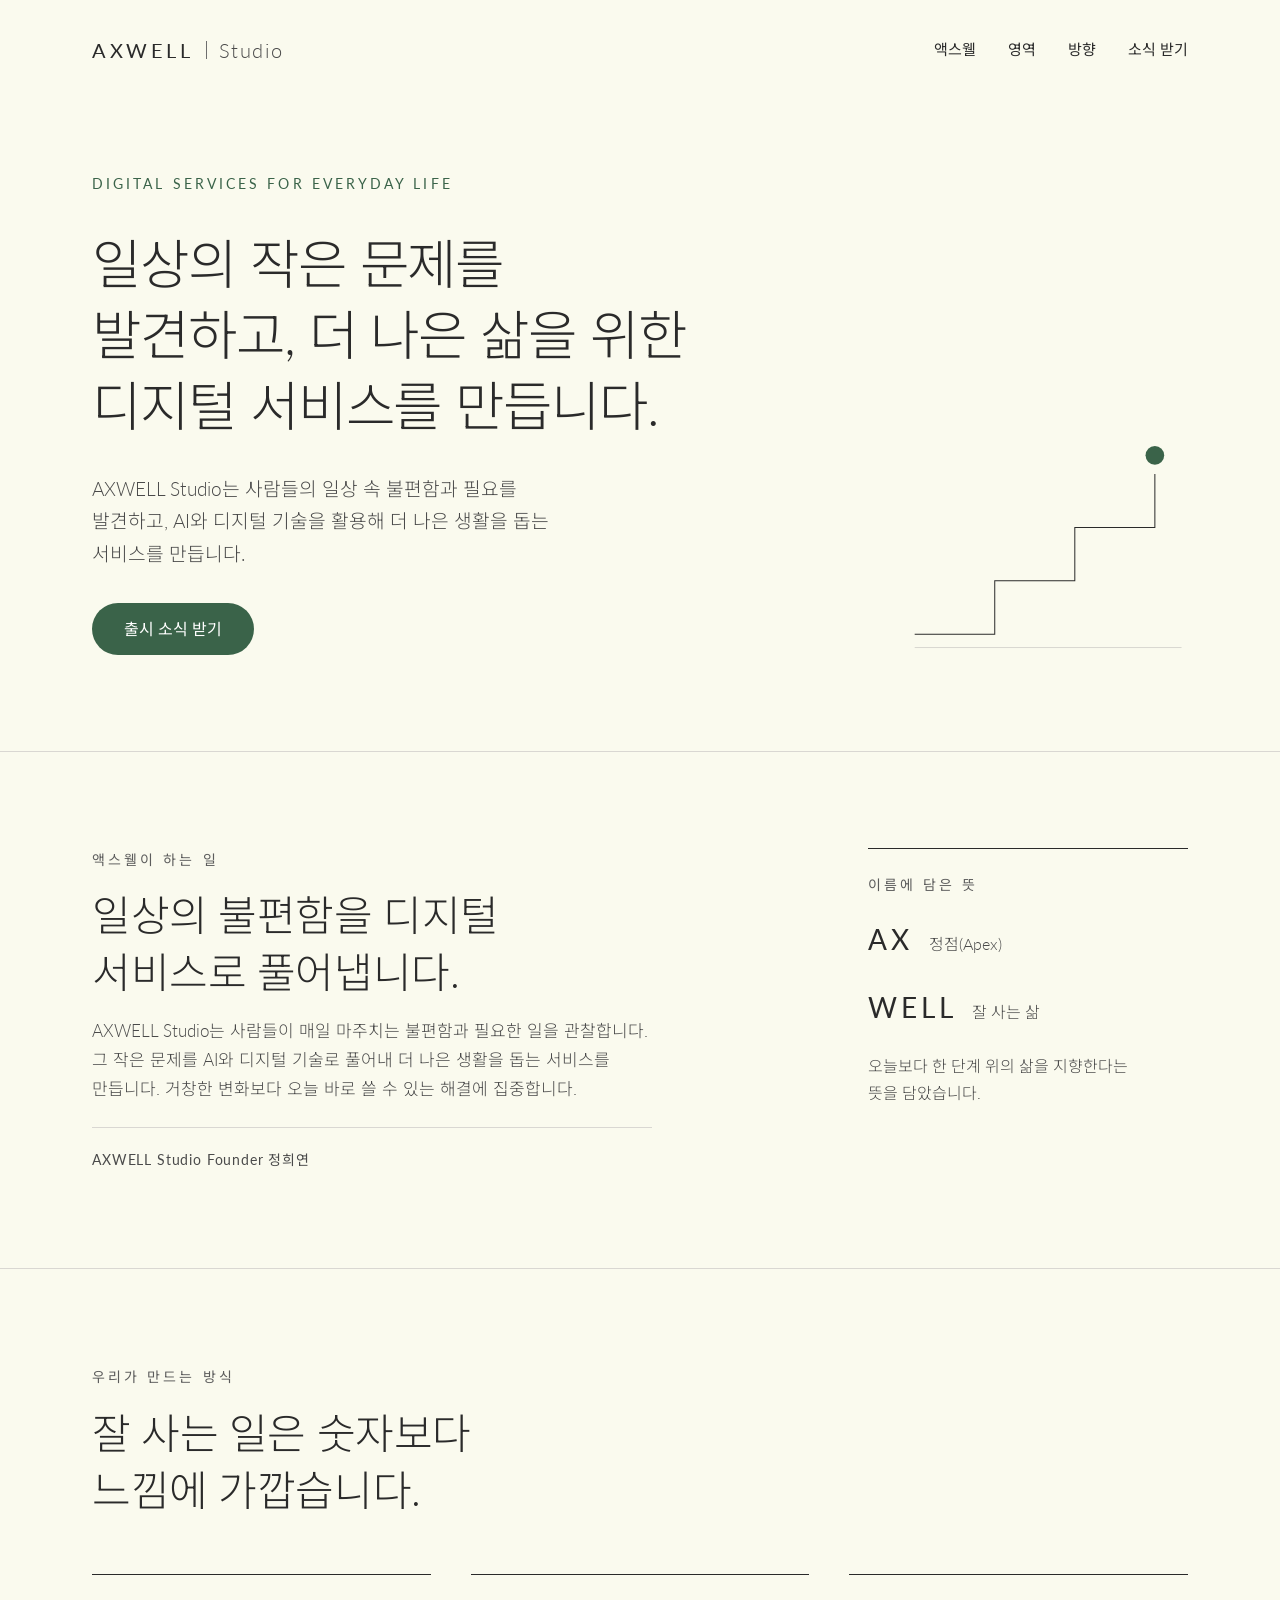
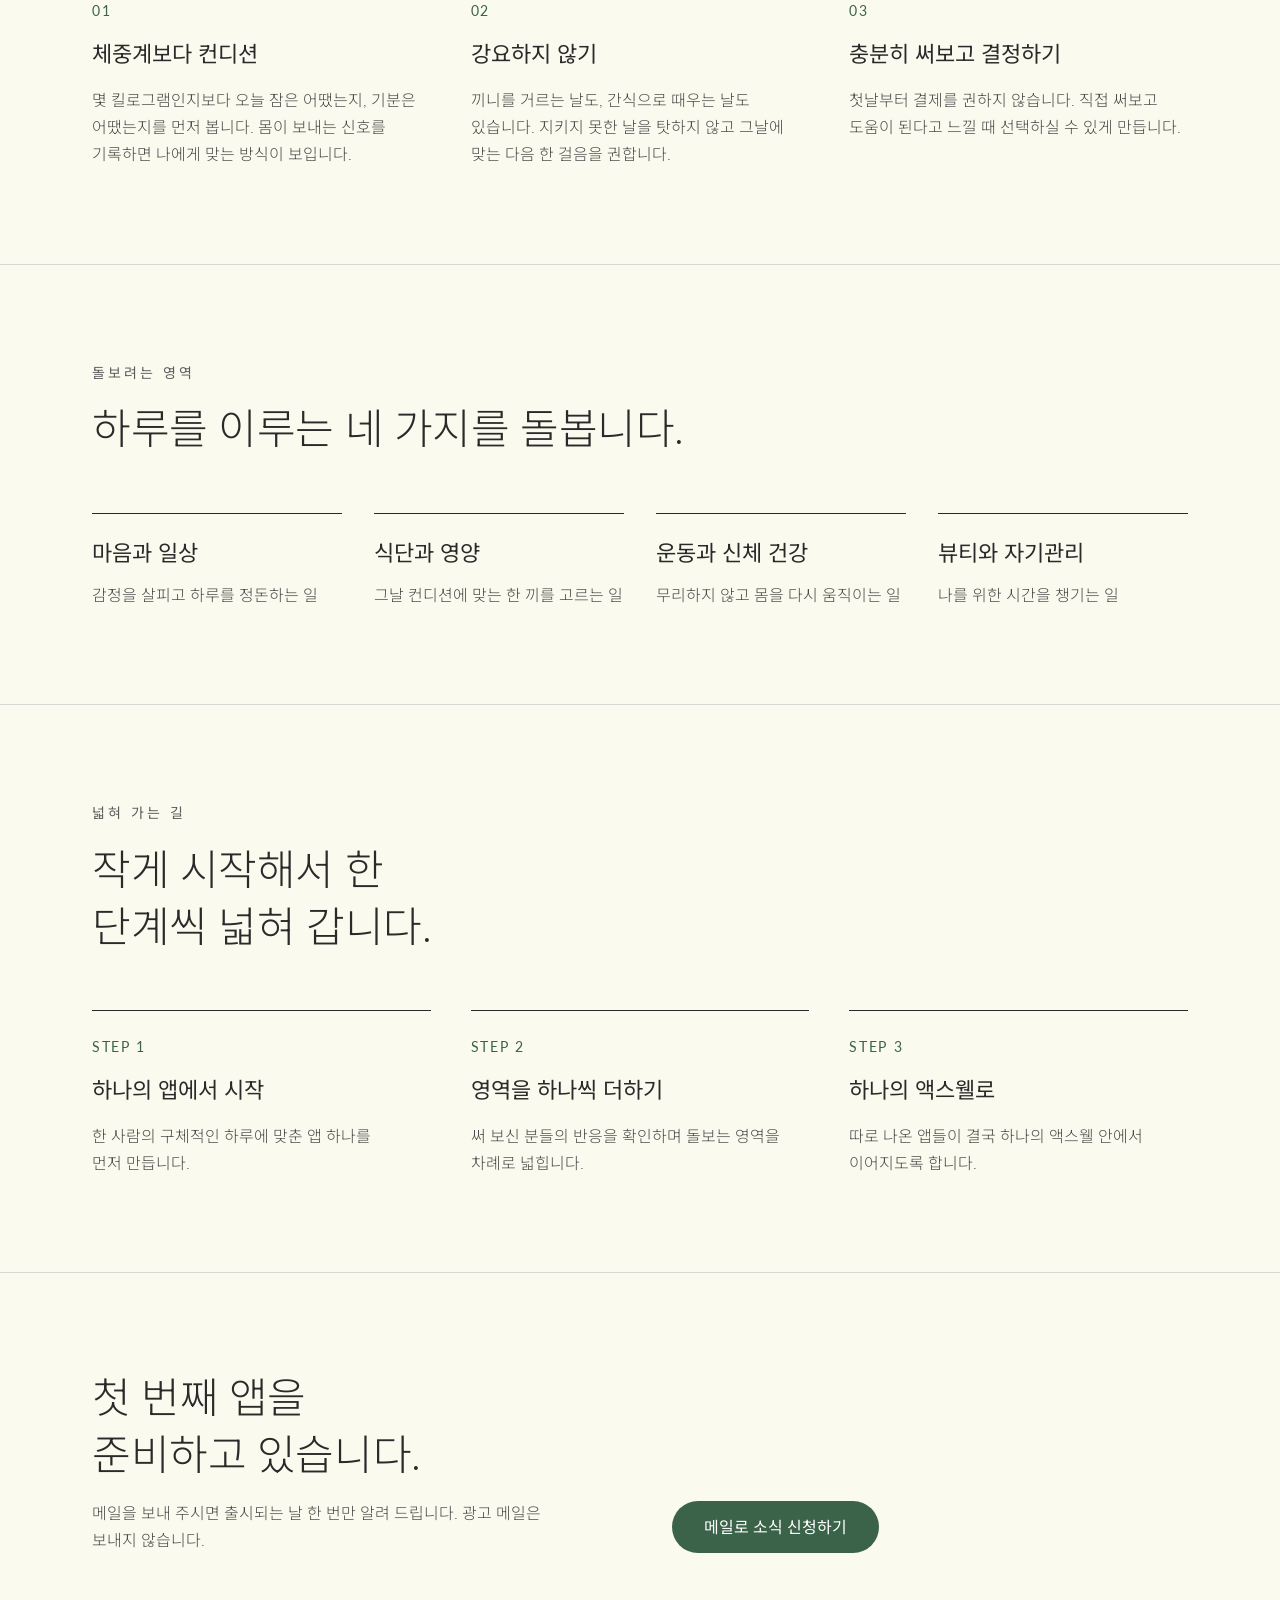
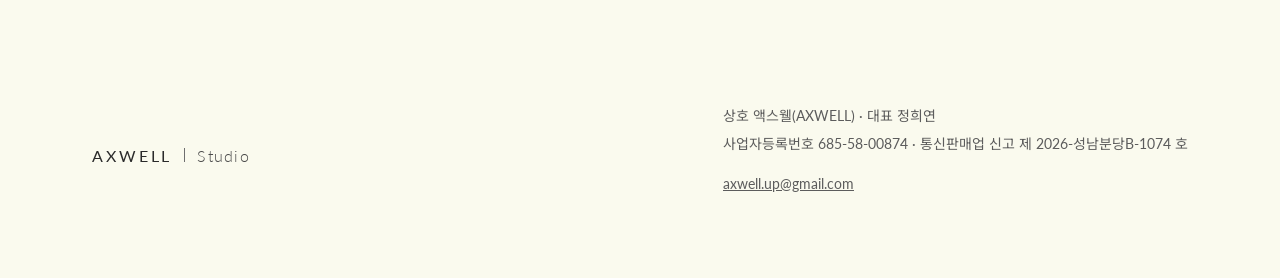
<file: index.html>
<!DOCTYPE html>
<html lang="ko">
<head>
<meta charset="utf-8">
<meta name="viewport" content="width=device-width, initial-scale=1">
<title>AXWELL Studio — 일상의 작은 문제를 디지털 서비스로</title>
<meta name="description" content="AXWELL Studio(액스웰)는 사람들의 일상 속 불편함과 필요를 발견하고, AI와 디지털 기술로 더 나은 생활을 돕는 서비스를 만듭니다.">
<meta name="author" content="AXWELL Studio">
<meta name="robots" content="index, follow">
<meta name="naver-site-verification" content="8a89ce2343c6ec9b13fa6e22603b1d908fdc3b7b" />
<link rel="canonical" href="https://axwellstudio.com/">
<meta name="theme-color" content="#FAFAEE">

<meta property="og:type" content="website">
<meta property="og:site_name" content="AXWELL Studio">
<meta property="og:title" content="AXWELL Studio — 일상의 작은 문제를 디지털 서비스로">
<meta property="og:description" content="일상의 작은 문제를 발견하고, 더 나은 삶을 위한 디지털 서비스를 만듭니다.">
<meta property="og:url" content="https://axwellstudio.com/">
<meta property="og:locale" content="ko_KR">
<meta property="og:image" content="https://axwellstudio.com/og-image.png?v=3">
<meta property="og:image:alt" content="AXWELL Studio — 일상의 작은 문제를 디지털 서비스로">
<meta name="twitter:card" content="summary_large_image">
<meta name="twitter:title" content="AXWELL Studio — 일상의 작은 문제를 디지털 서비스로">
<meta name="twitter:description" content="일상의 작은 문제를 발견하고, 더 나은 삶을 위한 디지털 서비스를 만듭니다.">
<meta name="twitter:image" content="https://axwellstudio.com/og-image.png?v=3">

<link rel="icon" href="/favicon.svg" type="image/svg+xml">
<link rel="apple-touch-icon" href="/favicon.svg">
<link rel="preconnect" href="https://fonts.googleapis.com">
<link rel="preconnect" href="https://fonts.gstatic.com" crossorigin>
<link href="https://fonts.googleapis.com/css2?family=Lato:wght@300;400;700&family=Noto+Sans+KR:wght@300;400;500;700&display=swap" rel="stylesheet">
<style>
body{margin:0;background:#FAFAEE}
a{color:#2A2A2A}a:hover{color:#3A6349}
@keyframes ax-blur-in{from{opacity:0;filter:blur(14px);transform:translateY(0.35em)}}
@keyframes ax-fade-up{from{opacity:0;transform:translateY(18px)}}
@keyframes ax-draw{from{stroke-dashoffset:1}}
@keyframes ax-climb-x{0%{translate:-300px 0;opacity:0;animation-timing-function:linear}6%{translate:-300px 0;opacity:1;animation-timing-function:linear}30%{translate:-180px 0;animation-timing-function:linear}36%{translate:-180px 0;animation-timing-function:linear}60%{translate:-60px 0;animation-timing-function:linear}66%{translate:-60px 0;animation-timing-function:cubic-bezier(0.3,0,0.3,1)}100%{translate:0 0;opacity:1}}
@keyframes ax-climb-y{0%{translate:0 254px}6%{translate:0 254px;animation-timing-function:cubic-bezier(0.2,0.6,0.4,1)}18%{translate:0 132px;animation-timing-function:cubic-bezier(0.6,0,0.8,0.4)}30%{translate:0 174px}36%{translate:0 174px;animation-timing-function:cubic-bezier(0.2,0.6,0.4,1)}48%{translate:0 52px;animation-timing-function:cubic-bezier(0.6,0,0.8,0.4)}60%{translate:0 94px}66%{translate:0 94px;animation-timing-function:cubic-bezier(0.2,0.7,0.3,1)}90%{translate:0 -8px;animation-timing-function:ease-in-out}100%{translate:0 0}}
@keyframes ax-breathe{from{scale:1}to{scale:1.14}}
@keyframes ax-rise{from{opacity:0;transform:translateY(32px)}}
.ax-word{display:inline-block;animation:ax-blur-in 0.9s cubic-bezier(0.2,0.7,0.2,1) both}
.ax-fade{animation:ax-fade-up 0.9s cubic-bezier(0.2,0.7,0.2,1) both}
.ax-line{stroke-dasharray:1;animation:ax-draw 1.8s cubic-bezier(0.6,0,0.2,1) 0.3s both}
.ax-dot-x{animation:ax-climb-x 3.4s linear 1.3s both}
.ax-dot{transform-box:fill-box;transform-origin:center;animation:ax-climb-y 3.4s linear 1.3s both,ax-breathe 2.6s ease-in-out 5s infinite alternate}
@supports (animation-timeline: view()){.ax-reveal{animation:ax-rise linear both;animation-timeline:view();animation-range:entry 0% entry 45%}}
@media (prefers-reduced-motion: reduce){.ax-word,.ax-fade,.ax-line,.ax-dot,.ax-dot-x,.ax-reveal{animation:none}}
</style>

<script type="application/ld+json">
{
  "@context": "https://schema.org",
  "@type": "Organization",
  "name": "AXWELL Studio",
  "alternateName": "액스웰",
  "url": "https://axwellstudio.com/",
  "email": "axwell.up@gmail.com",
  "slogan": "일상의 작은 문제를 발견하고, 더 나은 삶을 위한 디지털 서비스를 만듭니다",
  "description": "사람들의 일상 속 불편함과 필요를 발견하고, AI와 디지털 기술로 더 나은 생활을 돕는 서비스를 만드는 스튜디오",
  "founder": { "@type": "Person", "name": "정희연" },
  "identifier": "685-58-00874",
  "logo": "https://axwellstudio.com/favicon.svg"
}
</script>
</head>
<body>
<div style="background: #FAFAEE; color: #2A2A2A; font-family: 'Lato', 'Noto Sans KR', 'Apple SD Gothic Neo', 'Malgun Gothic', sans-serif; font-weight: 300; line-height: 1.7; word-break: keep-all; overflow-wrap: break-word">

<header style="max-width: 1160px; margin: 0 auto; padding: 28px 32px; box-sizing: border-box; display: flex; flex-wrap: wrap; align-items: center; justify-content: space-between; gap: 16px 32px">
<a href="#main" style="display: flex; align-items: center; gap: 12px; text-decoration: none; min-height: 44px">
<span style="font-size: 20px; font-weight: 400; letter-spacing: 0.18em; color: #2A2A2A">AXWELL</span>
<span aria-hidden="true" style="width: 1px; height: 18px; background: #6E6E6E"></span>
<span style="font-size: 20px; font-weight: 300; letter-spacing: 0.08em; color: #4A4A4A">Studio</span>
</a>
<nav aria-label="주요 메뉴" style="display: flex; flex-wrap: wrap; align-items: center; gap: 8px 32px">
<a href="#about" style="font-size: 15px; font-weight: 400; text-decoration: none; min-height: 44px; display: flex; align-items: center">액스웰</a>
<a href="#areas" style="font-size: 15px; font-weight: 400; text-decoration: none; min-height: 44px; display: flex; align-items: center">영역</a>
<a href="#path" style="font-size: 15px; font-weight: 400; text-decoration: none; min-height: 44px; display: flex; align-items: center">방향</a>
<a href="#notify" style="font-size: 15px; font-weight: 400; text-decoration: none; min-height: 44px; display: flex; align-items: center">소식 받기</a>
</nav>
</header>

<main id="main">

<section style="max-width: 1160px; margin: 0 auto; padding: 72px 32px 96px; box-sizing: border-box; min-height: 560px; display: flex; flex-wrap: wrap; align-items: flex-end; gap: 48px 64px">
<div style="flex: 999 1 520px; min-width: 0; display: flex; flex-direction: column; gap: 32px">
<p style="margin: 0; font-size: 14px; font-weight: 400; letter-spacing: 0.22em; color: #3A6349">DIGITAL SERVICES FOR EVERYDAY LIFE</p>
<h1 style="margin: 0; font-size: clamp(30px, 4.2vw, 56px); font-weight: 300; line-height: 1.32; letter-spacing: -0.02em; text-wrap: balance"><span class="ax-word" style="animation-delay: 0.1s">일상의</span> <span class="ax-word" style="animation-delay: 0.24s">작은</span> <span class="ax-word" style="animation-delay: 0.38s">문제를</span> <span class="ax-word" style="animation-delay: 0.52s">발견하고,</span> <span class="ax-word" style="animation-delay: 0.66s">더</span> <span class="ax-word" style="animation-delay: 0.8s">나은</span> <span class="ax-word" style="animation-delay: 0.94s">삶을</span> <span class="ax-word" style="animation-delay: 1.08s">위한</span> <span class="ax-word" style="animation-delay: 1.22s">디지털</span> <span class="ax-word" style="animation-delay: 1.36s">서비스를</span> <span class="ax-word" style="animation-delay: 1.5s">만듭니다.</span></h1>
<p class="ax-fade" style="animation-delay: 1.9s; margin: 0; max-width: 520px; font-size: clamp(17px, 1.5vw, 20px); color: #4A4A4A; text-wrap: pretty">AXWELL Studio는 사람들의 일상 속 불편함과 필요를 발견하고, AI와 디지털 기술을 활용해 더 나은 생활을 돕는 서비스를 만듭니다.</p>
<div class="ax-fade" style="animation-delay: 2.2s; display: flex; flex-wrap: wrap; gap: 16px">
<a href="#notify" style="display: inline-flex; align-items: center; justify-content: center; min-height: 52px; padding: 0 32px; box-sizing: border-box; background: #3A6349; color: #FFFFFF; font-size: 16px; font-weight: 400; text-decoration: none; border-radius: 999px">출시 소식 받기</a>
</div>
</div>
<div aria-hidden="true" style="flex: 1 1 280px; max-width: 420px; min-width: 0">
<svg viewBox="0 0 420 360" style="display: block; width: 100%; height: auto" fill="none">
<path class="ax-line" pathLength="1" d="M10 330 H130 V250 H250 V170 H370 V90" stroke="#2A2A2A" stroke-width="1.5"></path>
<path d="M10 350 H410" stroke="#C9C7C2" stroke-width="1"></path>
<g class="ax-dot-x"><circle class="ax-dot" cx="370" cy="62" r="14" fill="#3A6349"></circle></g>
</svg>
</div>
</section>

<section id="about" style="border-top: 1px solid #D9D7D2">
<div style="max-width: 1160px; margin: 0 auto; padding: 96px 32px; box-sizing: border-box; display: flex; flex-wrap: wrap; gap: 56px 64px">
<div class="ax-reveal" style="flex: 999 1 480px; min-width: 0; display: flex; flex-direction: column; gap: 16px">
<p style="margin: 0; font-size: 14px; font-weight: 400; letter-spacing: 0.22em; color: #5C5C5C">액스웰이 하는 일</p>
<h2 style="margin: 0; font-size: clamp(28px, 3.4vw, 42px); font-weight: 300; line-height: 1.35; letter-spacing: -0.01em; text-wrap: balance">일상의 불편함을 디지털 서비스로 풀어냅니다.</h2>
<p style="margin: 0; max-width: 560px; font-size: 17px; color: #4A4A4A; text-wrap: pretty">AXWELL Studio는 사람들이 매일 마주치는 불편함과 필요한 일을 관찰합니다. 그 작은 문제를 AI와 디지털 기술로 풀어내 더 나은 생활을 돕는 서비스를 만듭니다. 거창한 변화보다 오늘 바로 쓸 수 있는 해결에 집중합니다.</p>
<p style="margin: 8px 0 0; padding-top: 20px; border-top: 1px solid #D9D7D2; max-width: 560px; font-size: 14px; font-weight: 400; letter-spacing: 0.06em; color: #4A4A4A">AXWELL Studio Founder 정희연</p>
</div>
<div class="ax-reveal" style="flex: 1 1 320px; min-width: 0; display: flex; flex-direction: column; gap: 20px; padding-top: 24px; border-top: 1px solid #2A2A2A">
<p style="margin: 0; font-size: 14px; font-weight: 400; letter-spacing: 0.22em; color: #5C5C5C">이름에 담은 뜻</p>
<div style="display: flex; flex-wrap: wrap; align-items: baseline; gap: 8px 16px">
<span style="font-size: 28px; font-weight: 400; letter-spacing: 0.14em">AX</span>
<span style="font-size: 16px; color: #4A4A4A">정점(Apex)</span>
</div>
<div style="display: flex; flex-wrap: wrap; align-items: baseline; gap: 8px 16px">
<span style="font-size: 28px; font-weight: 400; letter-spacing: 0.14em">WELL</span>
<span style="font-size: 16px; color: #4A4A4A">잘 사는 삶</span>
</div>
<p style="margin: 0; font-size: 16px; color: #4A4A4A; text-wrap: pretty">오늘보다 한 단계 위의 삶을 지향한다는 뜻을 담았습니다.</p>
</div>
</div>
</section>

<section id="principles" style="border-top: 1px solid #D9D7D2">
<div style="max-width: 1160px; margin: 0 auto; padding: 96px 32px; box-sizing: border-box; display: flex; flex-direction: column; gap: 56px">
<div class="ax-reveal" style="display: flex; flex-direction: column; gap: 16px; max-width: 640px">
<p style="margin: 0; font-size: 14px; font-weight: 400; letter-spacing: 0.22em; color: #5C5C5C">우리가 만드는 방식</p>
<h2 style="margin: 0; font-size: clamp(28px, 3.4vw, 42px); font-weight: 300; line-height: 1.35; letter-spacing: -0.01em; text-wrap: balance">잘 사는 일은 숫자보다 느낌에 가깝습니다.</h2>
</div>
<div style="display: grid; grid-template-columns: repeat(auto-fit, minmax(min(280px, 100%), 1fr)); gap: 48px 40px">
<article class="ax-reveal" style="display: flex; flex-direction: column; gap: 16px; padding-top: 24px; border-top: 1px solid #2A2A2A">
<p style="margin: 0; font-size: 14px; font-weight: 400; letter-spacing: 0.12em; color: #3A6349">01</p>
<h3 style="margin: 0; font-size: 22px; font-weight: 400; line-height: 1.4">체중계보다 컨디션</h3>
<p style="margin: 0; font-size: 16px; color: #4A4A4A; text-wrap: pretty">몇 킬로그램인지보다 오늘 잠은 어땠는지, 기분은 어땠는지를 먼저 봅니다. 몸이 보내는 신호를 기록하면 나에게 맞는 방식이 보입니다.</p>
</article>
<article class="ax-reveal" style="display: flex; flex-direction: column; gap: 16px; padding-top: 24px; border-top: 1px solid #2A2A2A">
<p style="margin: 0; font-size: 14px; font-weight: 400; letter-spacing: 0.12em; color: #3A6349">02</p>
<h3 style="margin: 0; font-size: 22px; font-weight: 400; line-height: 1.4">강요하지 않기</h3>
<p style="margin: 0; font-size: 16px; color: #4A4A4A; text-wrap: pretty">끼니를 거르는 날도, 간식으로 때우는 날도 있습니다. 지키지 못한 날을 탓하지 않고 그날에 맞는 다음 한 걸음을 권합니다.</p>
</article>
<article class="ax-reveal" style="display: flex; flex-direction: column; gap: 16px; padding-top: 24px; border-top: 1px solid #2A2A2A">
<p style="margin: 0; font-size: 14px; font-weight: 400; letter-spacing: 0.12em; color: #3A6349">03</p>
<h3 style="margin: 0; font-size: 22px; font-weight: 400; line-height: 1.4">충분히 써보고 결정하기</h3>
<p style="margin: 0; font-size: 16px; color: #4A4A4A; text-wrap: pretty">첫날부터 결제를 권하지 않습니다. 직접 써보고 도움이 된다고 느낄 때 선택하실 수 있게 만듭니다.</p>
</article>
</div>
</div>
</section>

<section id="areas" style="border-top: 1px solid #D9D7D2">
<div style="max-width: 1160px; margin: 0 auto; padding: 96px 32px; box-sizing: border-box; display: flex; flex-direction: column; gap: 56px">
<div class="ax-reveal" style="display: flex; flex-direction: column; gap: 16px; max-width: 640px">
<p style="margin: 0; font-size: 14px; font-weight: 400; letter-spacing: 0.22em; color: #5C5C5C">돌보려는 영역</p>
<h2 style="margin: 0; font-size: clamp(28px, 3.4vw, 42px); font-weight: 300; line-height: 1.35; letter-spacing: -0.01em; text-wrap: balance">하루를 이루는 네 가지를 돌봅니다.</h2>
</div>
<div style="display: grid; grid-template-columns: repeat(auto-fit, minmax(min(240px, 100%), 1fr)); gap: 40px 32px">
<article class="ax-reveal" style="display: flex; flex-direction: column; gap: 12px; padding-top: 24px; border-top: 1px solid #2A2A2A">
<h3 style="margin: 0; font-size: 22px; font-weight: 400; line-height: 1.4">마음과 일상</h3>
<p style="margin: 0; font-size: 16px; color: #4A4A4A; text-wrap: pretty">감정을 살피고 하루를 정돈하는 일</p>
</article>
<article class="ax-reveal" style="display: flex; flex-direction: column; gap: 12px; padding-top: 24px; border-top: 1px solid #2A2A2A">
<h3 style="margin: 0; font-size: 22px; font-weight: 400; line-height: 1.4">식단과 영양</h3>
<p style="margin: 0; font-size: 16px; color: #4A4A4A; text-wrap: pretty">그날 컨디션에 맞는 한 끼를 고르는 일</p>
</article>
<article class="ax-reveal" style="display: flex; flex-direction: column; gap: 12px; padding-top: 24px; border-top: 1px solid #2A2A2A">
<h3 style="margin: 0; font-size: 22px; font-weight: 400; line-height: 1.4">운동과 신체 건강</h3>
<p style="margin: 0; font-size: 16px; color: #4A4A4A; text-wrap: pretty">무리하지 않고 몸을 다시 움직이는 일</p>
</article>
<article class="ax-reveal" style="display: flex; flex-direction: column; gap: 12px; padding-top: 24px; border-top: 1px solid #2A2A2A">
<h3 style="margin: 0; font-size: 22px; font-weight: 400; line-height: 1.4">뷰티와 자기관리</h3>
<p style="margin: 0; font-size: 16px; color: #4A4A4A; text-wrap: pretty">나를 위한 시간을 챙기는 일</p>
</article>
</div>
</div>
</section>

<section id="path" style="border-top: 1px solid #D9D7D2">
<div style="max-width: 1160px; margin: 0 auto; padding: 96px 32px; box-sizing: border-box; display: flex; flex-direction: column; gap: 56px">
<div class="ax-reveal" style="display: flex; flex-direction: column; gap: 16px; max-width: 640px">
<p style="margin: 0; font-size: 14px; font-weight: 400; letter-spacing: 0.22em; color: #5C5C5C">넓혀 가는 길</p>
<h2 style="margin: 0; font-size: clamp(28px, 3.4vw, 42px); font-weight: 300; line-height: 1.35; letter-spacing: -0.01em; text-wrap: balance">작게 시작해서 한 단계씩 넓혀 갑니다.</h2>
</div>
<ol style="margin: 0; padding: 0; list-style: none; display: grid; grid-template-columns: repeat(auto-fit, minmax(min(280px, 100%), 1fr)); gap: 48px 40px">
<li class="ax-reveal" style="display: flex; flex-direction: column; gap: 16px; padding-top: 24px; border-top: 1px solid #2A2A2A">
<p style="margin: 0; font-size: 14px; font-weight: 400; letter-spacing: 0.12em; color: #3A6349">STEP 1</p>
<h3 style="margin: 0; font-size: 22px; font-weight: 400; line-height: 1.4">하나의 앱에서 시작</h3>
<p style="margin: 0; font-size: 16px; color: #4A4A4A; text-wrap: pretty">한 사람의 구체적인 하루에 맞춘 앱 하나를 먼저 만듭니다.</p>
</li>
<li class="ax-reveal" style="display: flex; flex-direction: column; gap: 16px; padding-top: 24px; border-top: 1px solid #2A2A2A">
<p style="margin: 0; font-size: 14px; font-weight: 400; letter-spacing: 0.12em; color: #3A6349">STEP 2</p>
<h3 style="margin: 0; font-size: 22px; font-weight: 400; line-height: 1.4">영역을 하나씩 더하기</h3>
<p style="margin: 0; font-size: 16px; color: #4A4A4A; text-wrap: pretty">써 보신 분들의 반응을 확인하며 돌보는 영역을 차례로 넓힙니다.</p>
</li>
<li class="ax-reveal" style="display: flex; flex-direction: column; gap: 16px; padding-top: 24px; border-top: 1px solid #2A2A2A">
<p style="margin: 0; font-size: 14px; font-weight: 400; letter-spacing: 0.12em; color: #3A6349">STEP 3</p>
<h3 style="margin: 0; font-size: 22px; font-weight: 400; line-height: 1.4">하나의 액스웰로</h3>
<p style="margin: 0; font-size: 16px; color: #4A4A4A; text-wrap: pretty">따로 나온 앱들이 결국 하나의 액스웰 안에서 이어지도록 합니다.</p>
</li>
</ol>
</div>
</section>

<section id="notify" style="border-top: 1px solid #D9D7D2">
<div style="max-width: 1160px; margin: 0 auto; padding: 96px 32px; box-sizing: border-box; display: flex; flex-wrap: wrap; align-items: flex-end; gap: 40px 64px">
<div class="ax-reveal" style="flex: 1 1 360px; min-width: 0; display: flex; flex-direction: column; gap: 16px">
<h2 style="margin: 0; font-size: clamp(28px, 3.4vw, 42px); font-weight: 300; line-height: 1.35; letter-spacing: -0.01em; text-wrap: balance">첫 번째 앱을 준비하고 있습니다.</h2>
<p style="margin: 0; font-size: 16px; color: #4A4A4A; text-wrap: pretty">메일을 보내 주시면 출시되는 날 한 번만 알려 드립니다. 광고 메일은 보내지 않습니다.</p>
</div>
<div style="flex: 1 1 360px; min-width: 0; display: flex; flex-wrap: wrap; align-items: center; gap: 16px">
<a href="mailto:axwell.up@gmail.com?subject=%EC%B6%9C%EC%8B%9C%20%EC%86%8C%EC%8B%9D%20%EC%8B%A0%EC%B2%AD" style="display: inline-flex; align-items: center; justify-content: center; min-height: 52px; padding: 0 32px; box-sizing: border-box; background: #3A6349; color: #FFFFFF; font-size: 16px; font-weight: 400; text-decoration: none; border-radius: 999px">메일로 소식 신청하기</a>
</div>
</div>
</section>

</main>

<footer style="max-width: 1160px; margin: 0 auto; padding: 56px 32px 72px; box-sizing: border-box; display: flex; flex-wrap: wrap; justify-content: space-between; gap: 32px 64px">
<div style="display: flex; align-items: center; gap: 12px">
<span style="font-size: 16px; font-weight: 400; letter-spacing: 0.18em">AXWELL</span>
<span aria-hidden="true" style="width: 1px; height: 14px; background: #6E6E6E"></span>
<span style="font-size: 16px; font-weight: 300; letter-spacing: 0.08em; color: #4A4A4A">Studio</span>
</div>
<div style="display: flex; flex-direction: column; gap: 6px; font-size: 14px; font-weight: 400; color: #5C5C5C; line-height: 1.6">
<span>상호 액스웰(AXWELL) · 대표 정희연</span>
<span>사업자등록번호 685-58-00874 · 통신판매업 신고 제 2026-성남분당B-1074 호</span>
<a href="mailto:axwell.up@gmail.com" style="color: #5C5C5C; min-height: 44px; display: inline-flex; align-items: center">axwell.up@gmail.com</a>
</div>
</footer>

</div>
</body>
</html>
</file>
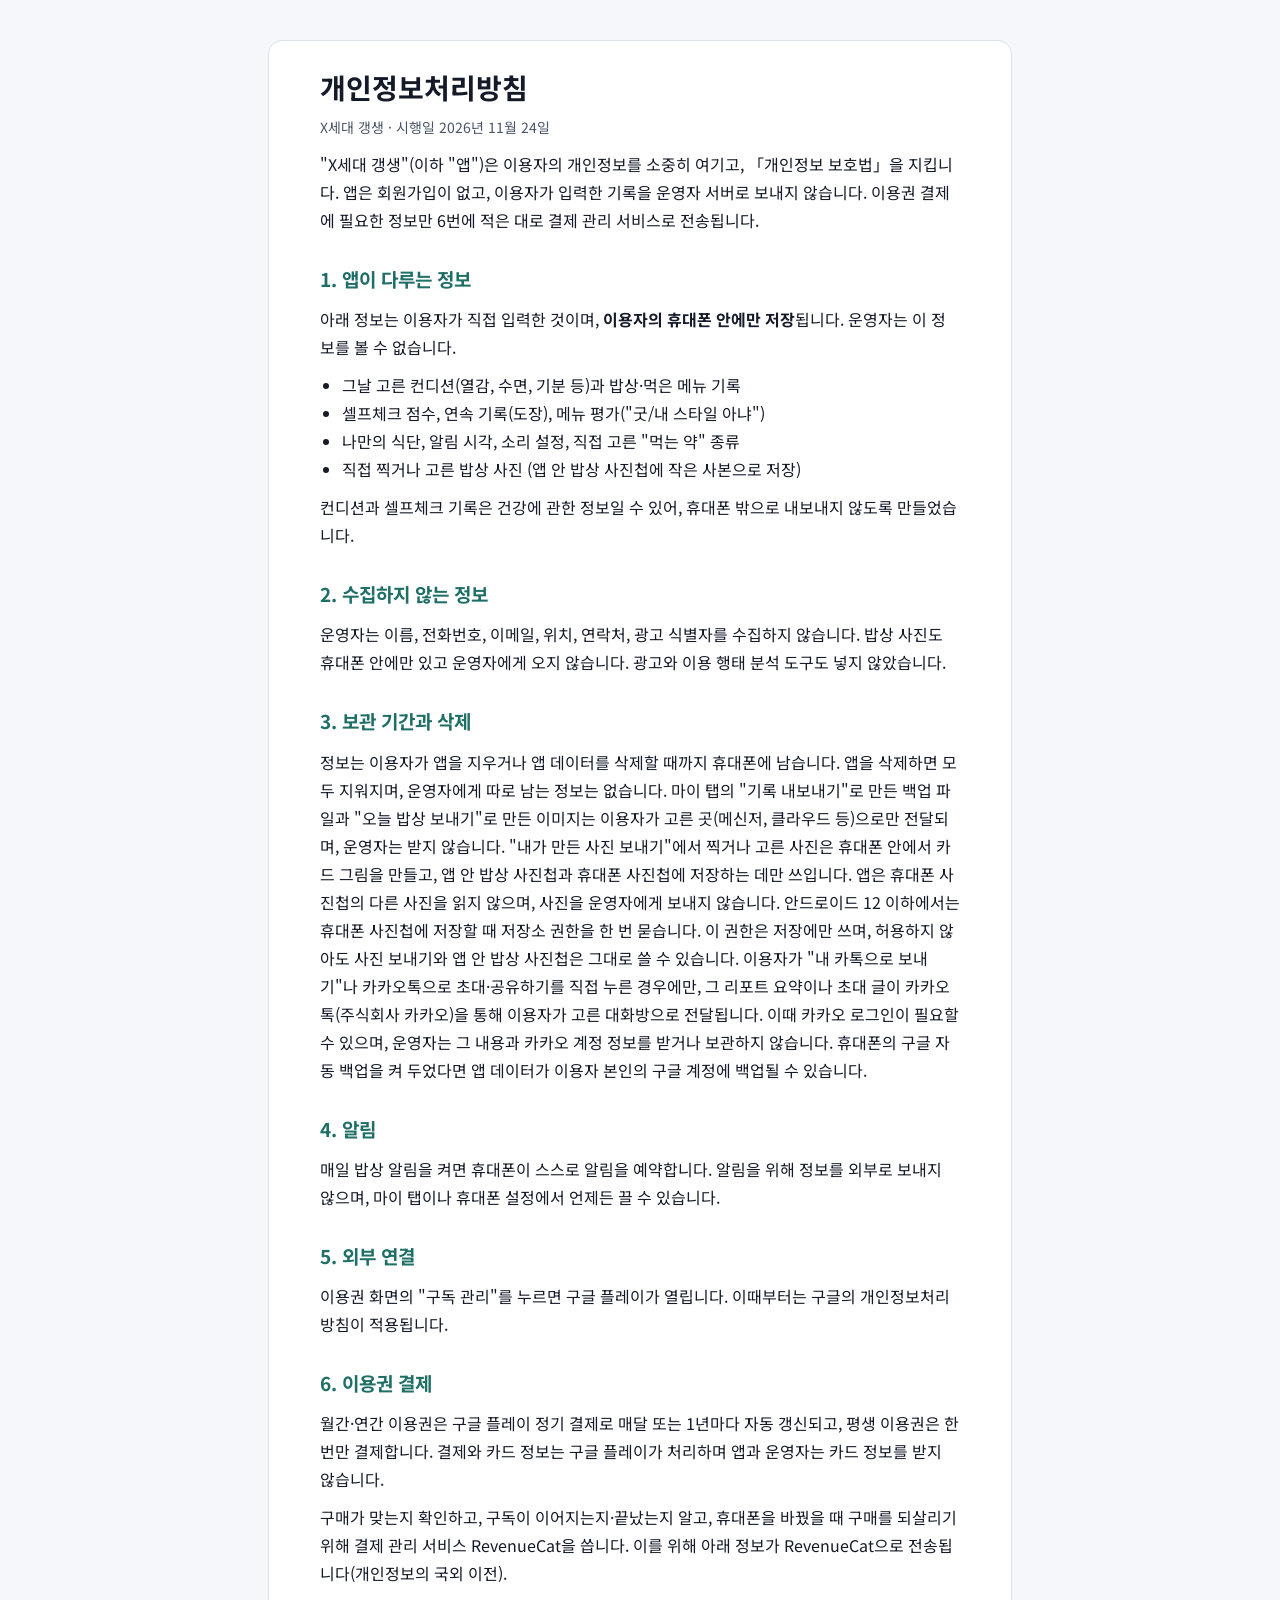
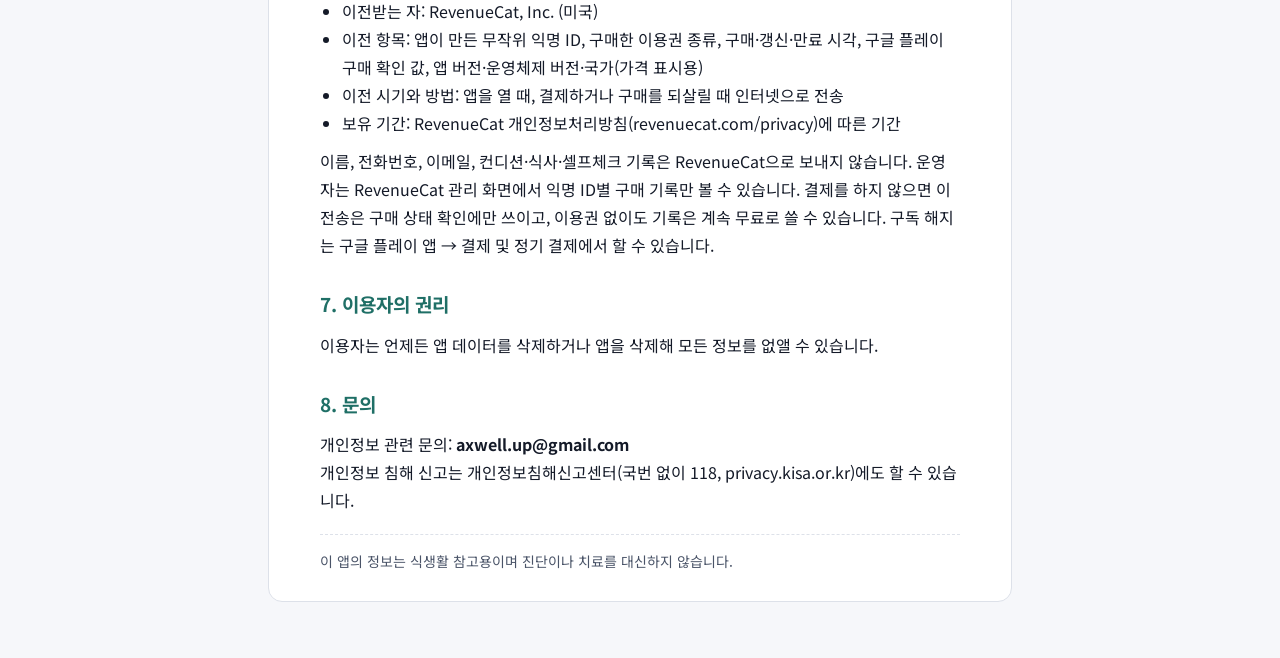
<file: x-gaengsaeng/privacy/index.html>
<!doctype html>
<html lang="ko"><head><meta charset="utf-8"><meta name="viewport" content="width=device-width,initial-scale=1">
<title>X세대 갱생 개인정보처리방침</title>
<meta name="claude:viewport-fit-sides" content="cover">
<link rel="stylesheet" href="https://fonts.googleapis.com/css2?family=Noto+Sans+KR:wght@400;700&display=swap">
<style>
/* 한 단짜리 문서. 앱과 같은 색(밝은 화면은 병원 리포트 카드 색, 어두운 화면은 앱 바탕) */
:root{--bg:#F6F7FA;--paper:#FFFFFF;--ink:#141A28;--muted:#4A5468;--line:#DDE1E9;--accent:#1F6F66;
  --display:"Noto Sans KR",sans-serif;--body:"Noto Sans KR","Apple SD Gothic Neo","Malgun Gothic",sans-serif}
@media (prefers-color-scheme: dark){:root:not([data-theme="light"]){--bg:#0E1320;--paper:#171E2E;--ink:#EEF1F6;--muted:#A3ACBD;--line:#2A3348;--accent:#5ED3C3;color-scheme:dark}}
:root[data-theme="dark"]{--bg:#0E1320;--paper:#171E2E;--ink:#EEF1F6;--muted:#A3ACBD;--line:#2A3348;--accent:#5ED3C3;color-scheme:dark}
body{background:var(--bg);color:var(--ink);font-family:var(--body);font-size:16px;line-height:1.75;
  padding-left:max(16px,env(safe-area-inset-left,0px));padding-right:max(16px,env(safe-area-inset-right,0px));padding-block:32px 48px}
main{max-width:640px;margin:0 auto;background:var(--paper);border:1px solid var(--line);border-radius:14px;padding:28px max(20px,4vw);display:flex;flex-direction:column;gap:10px}
h1{font-family:var(--display);font-size:28px;line-height:1.3;margin:0;text-wrap:balance}
h2{font-family:var(--display);font-size:19px;margin:18px 0 0;color:var(--accent);text-wrap:balance}
p,ul{margin:0}
ul{padding-left:22px}
.sub{color:var(--muted);font-size:14px}
.note{color:var(--muted);font-size:14px;border-top:1px dashed var(--line);padding-top:14px;margin-top:10px}
b{font-weight:700}
</style>
</head><body><main>
<h1>개인정보처리방침</h1>
<p class="sub">X세대 갱생 · 시행일 2026년 11월 24일</p>
<p>"X세대 갱생"(이하 "앱")은 이용자의 개인정보를 소중히 여기고, 「개인정보 보호법」을 지킵니다. 앱은 회원가입이 없고, 이용자가 입력한 기록을 운영자 서버로 보내지 않습니다. 이용권 결제에 필요한 정보만 6번에 적은 대로 결제 관리 서비스로 전송됩니다.</p>
<h2>1. 앱이 다루는 정보</h2>
<p>아래 정보는 이용자가 직접 입력한 것이며, <b>이용자의 휴대폰 안에만 저장</b>됩니다. 운영자는 이 정보를 볼 수 없습니다.</p>
<ul>
<li>그날 고른 컨디션(열감, 수면, 기분 등)과 밥상·먹은 메뉴 기록</li>
<li>셀프체크 점수, 연속 기록(도장), 메뉴 평가("굿/내 스타일 아냐")</li>
<li>나만의 식단, 알림 시각, 소리 설정, 직접 고른 "먹는 약" 종류</li>
<li>직접 찍거나 고른 밥상 사진 (앱 안 밥상 사진첩에 작은 사본으로 저장)</li>
</ul>
<p>컨디션과 셀프체크 기록은 건강에 관한 정보일 수 있어, 휴대폰 밖으로 내보내지 않도록 만들었습니다.</p>
<h2>2. 수집하지 않는 정보</h2>
<p>운영자는 이름, 전화번호, 이메일, 위치, 연락처, 광고 식별자를 수집하지 않습니다. 밥상 사진도 휴대폰 안에만 있고 운영자에게 오지 않습니다. 광고와 이용 행태 분석 도구도 넣지 않았습니다.</p>
<h2>3. 보관 기간과 삭제</h2>
<p>정보는 이용자가 앱을 지우거나 앱 데이터를 삭제할 때까지 휴대폰에 남습니다. 앱을 삭제하면 모두 지워지며, 운영자에게 따로 남는 정보는 없습니다. 마이 탭의 "기록 내보내기"로 만든 백업 파일과 "오늘 밥상 보내기"로 만든 이미지는 이용자가 고른 곳(메신저, 클라우드 등)으로만 전달되며, 운영자는 받지 않습니다. "내가 만든 사진 보내기"에서 찍거나 고른 사진은 휴대폰 안에서 카드 그림을 만들고, 앱 안 밥상 사진첩과 휴대폰 사진첩에 저장하는 데만 쓰입니다. 앱은 휴대폰 사진첩의 다른 사진을 읽지 않으며, 사진을 운영자에게 보내지 않습니다. 안드로이드 12 이하에서는 휴대폰 사진첩에 저장할 때 저장소 권한을 한 번 묻습니다. 이 권한은 저장에만 쓰며, 허용하지 않아도 사진 보내기와 앱 안 밥상 사진첩은 그대로 쓸 수 있습니다. 이용자가 "내 카톡으로 보내기"나 카카오톡으로 초대·공유하기를 직접 누른 경우에만, 그 리포트 요약이나 초대 글이 카카오톡(주식회사 카카오)을 통해 이용자가 고른 대화방으로 전달됩니다. 이때 카카오 로그인이 필요할 수 있으며, 운영자는 그 내용과 카카오 계정 정보를 받거나 보관하지 않습니다. 휴대폰의 구글 자동 백업을 켜 두었다면 앱 데이터가 이용자 본인의 구글 계정에 백업될 수 있습니다.</p>
<h2>4. 알림</h2>
<p>매일 밥상 알림을 켜면 휴대폰이 스스로 알림을 예약합니다. 알림을 위해 정보를 외부로 보내지 않으며, 마이 탭이나 휴대폰 설정에서 언제든 끌 수 있습니다.</p>
<h2>5. 외부 연결</h2>
<p>이용권 화면의 "구독 관리"를 누르면 구글 플레이가 열립니다. 이때부터는 구글의 개인정보처리방침이 적용됩니다.</p>
<h2>6. 이용권 결제</h2>
<p>월간·연간 이용권은 구글 플레이 정기 결제로 매달 또는 1년마다 자동 갱신되고, 평생 이용권은 한 번만 결제합니다. 결제와 카드 정보는 구글 플레이가 처리하며 앱과 운영자는 카드 정보를 받지 않습니다.</p>
<p>구매가 맞는지 확인하고, 구독이 이어지는지·끝났는지 알고, 휴대폰을 바꿨을 때 구매를 되살리기 위해 결제 관리 서비스 RevenueCat을 씁니다. 이를 위해 아래 정보가 RevenueCat으로 전송됩니다(개인정보의 국외 이전).</p>
<ul>
<li>이전받는 자: RevenueCat, Inc. (미국)</li>
<li>이전 항목: 앱이 만든 무작위 익명 ID, 구매한 이용권 종류, 구매·갱신·만료 시각, 구글 플레이 구매 확인 값, 앱 버전·운영체제 버전·국가(가격 표시용)</li>
<li>이전 시기와 방법: 앱을 열 때, 결제하거나 구매를 되살릴 때 인터넷으로 전송</li>
<li>보유 기간: RevenueCat 개인정보처리방침(revenuecat.com/privacy)에 따른 기간</li>
</ul>
<p>이름, 전화번호, 이메일, 컨디션·식사·셀프체크 기록은 RevenueCat으로 보내지 않습니다. 운영자는 RevenueCat 관리 화면에서 익명 ID별 구매 기록만 볼 수 있습니다. 결제를 하지 않으면 이 전송은 구매 상태 확인에만 쓰이고, 이용권 없이도 기록은 계속 무료로 쓸 수 있습니다. 구독 해지는 구글 플레이 앱 → 결제 및 정기 결제에서 할 수 있습니다.</p>
<h2>7. 이용자의 권리</h2>
<p>이용자는 언제든 앱 데이터를 삭제하거나 앱을 삭제해 모든 정보를 없앨 수 있습니다.</p>
<h2>8. 문의</h2>
<p>개인정보 관련 문의: <b>axwell.up@gmail.com</b><br>개인정보 침해 신고는 개인정보침해신고센터(국번 없이 118, privacy.kisa.or.kr)에도 할 수 있습니다.</p>
<p class="note">이 앱의 정보는 식생활 참고용이며 진단이나 치료를 대신하지 않습니다.</p>
</main>
</body></html>
</file>
